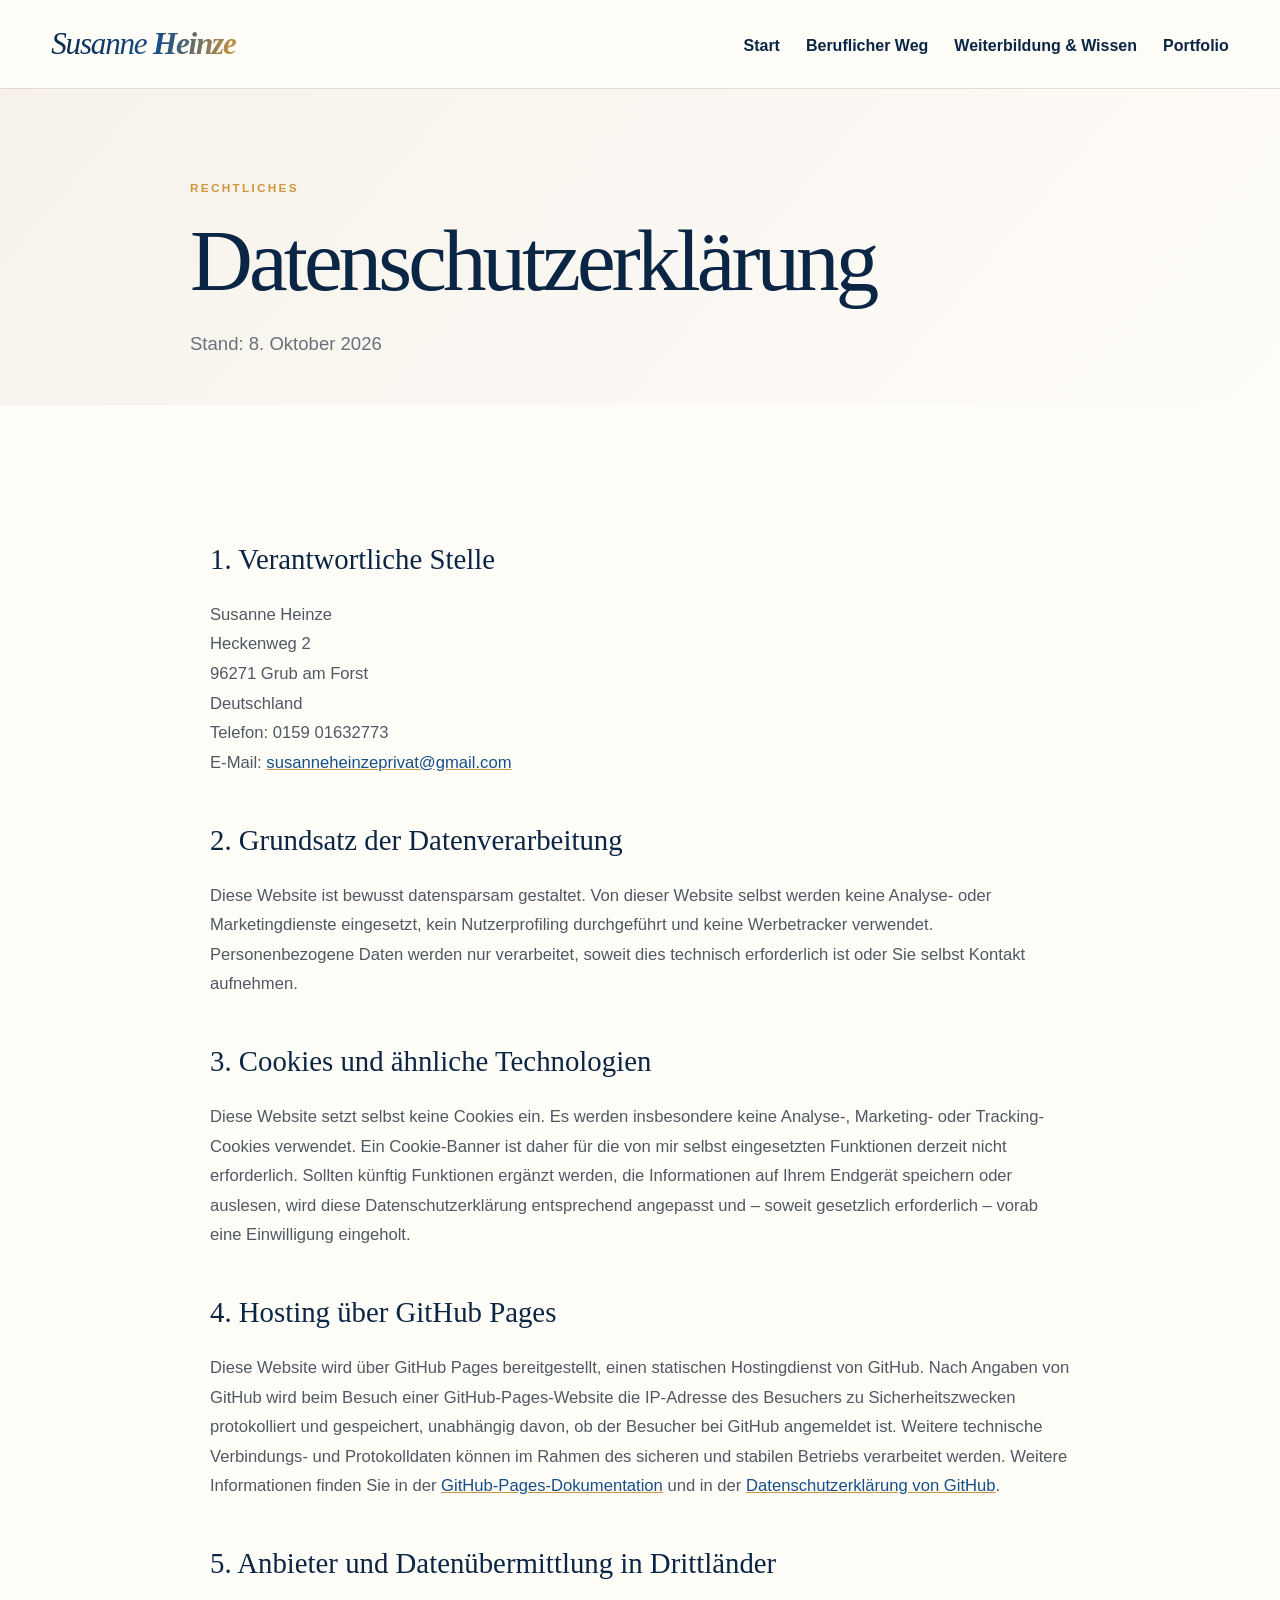
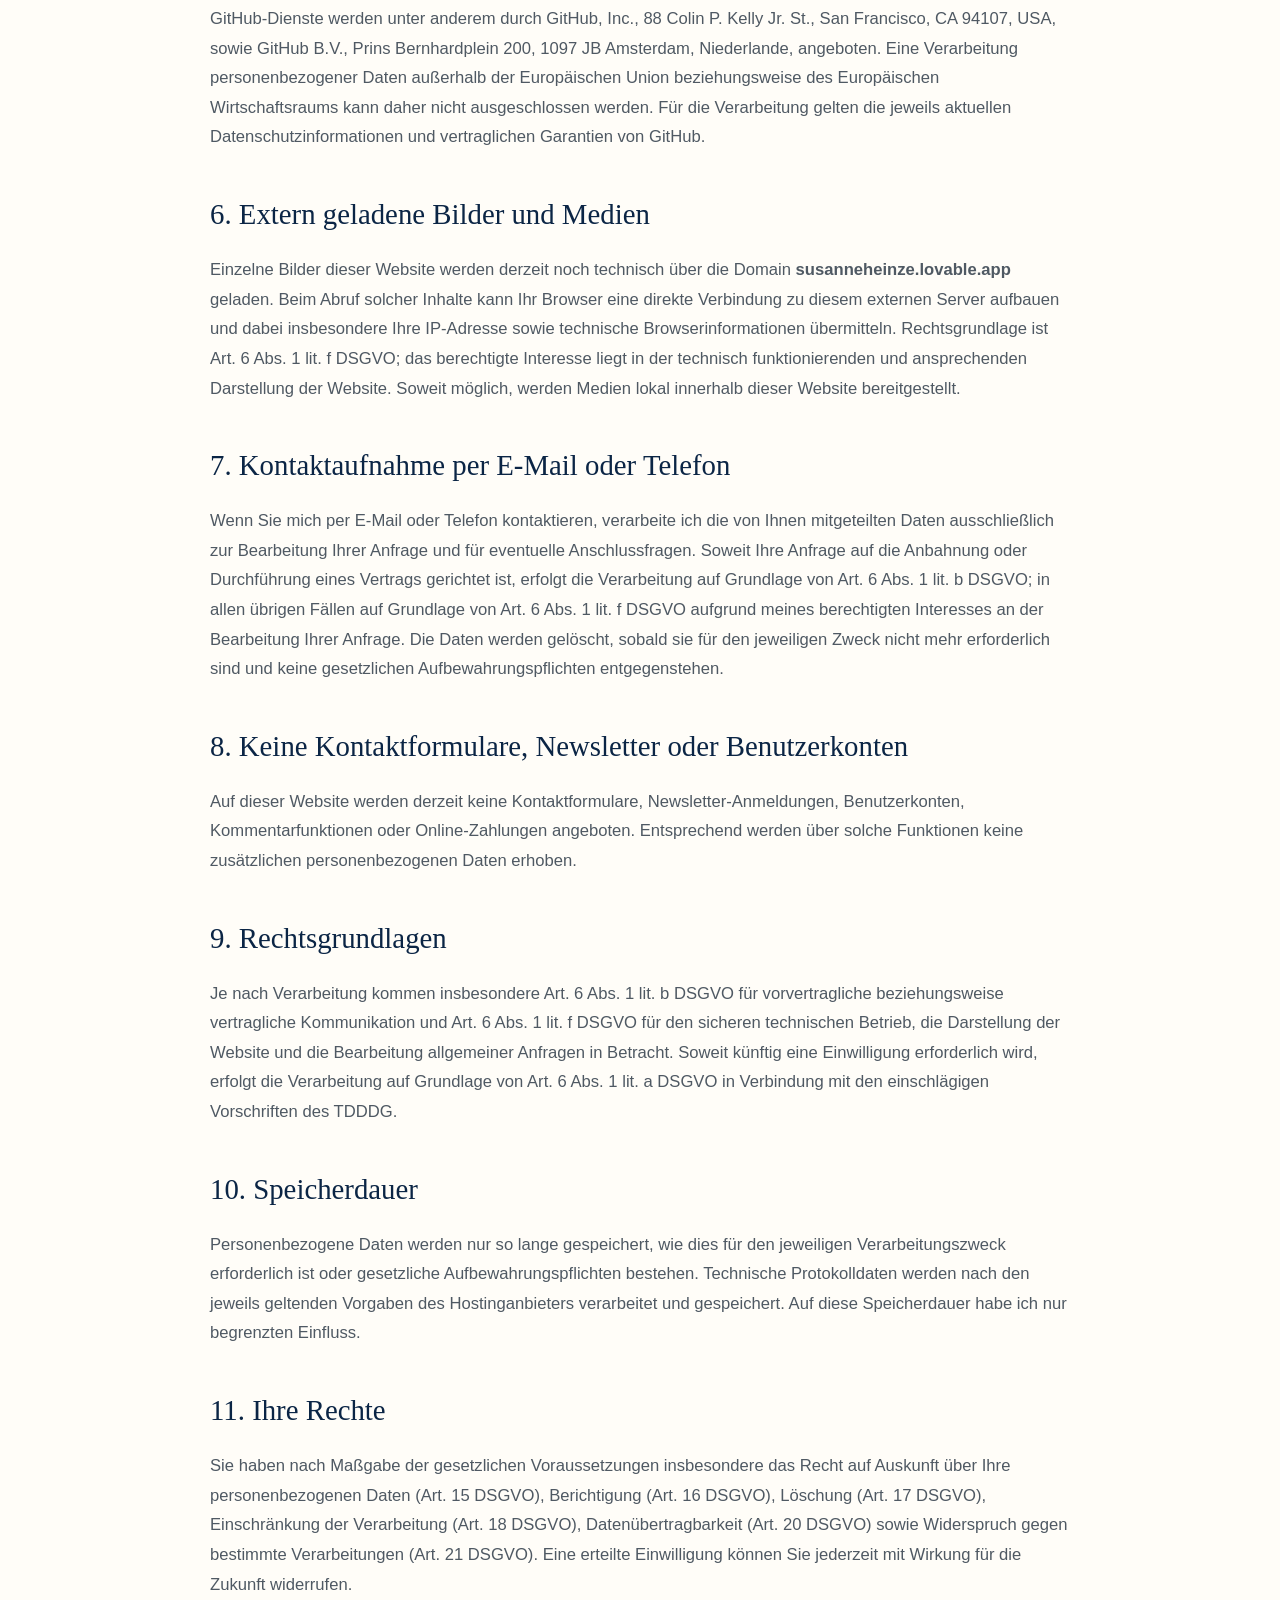
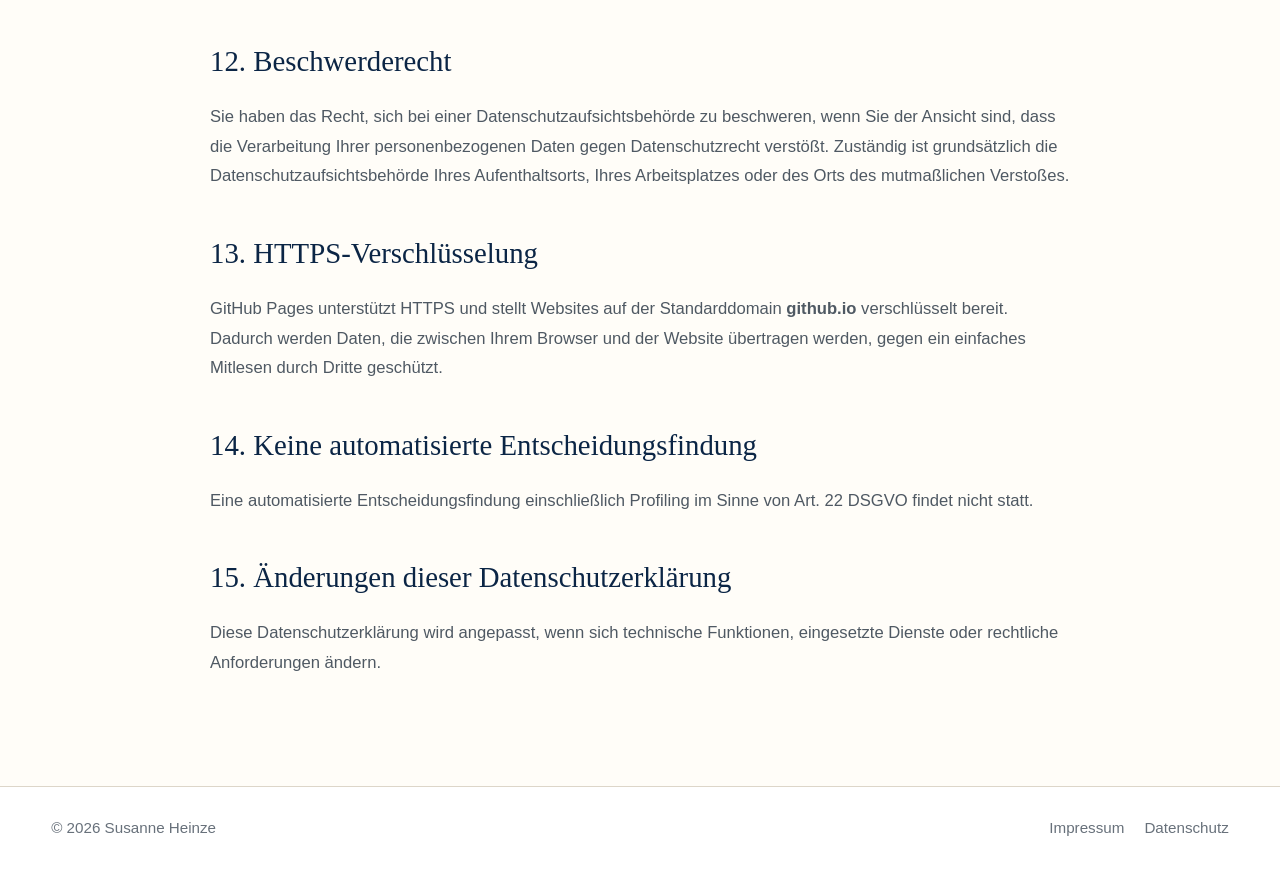
<file: datenschutz.html>
<!doctype html>
<html lang="de">
<head><meta charset="utf-8"><meta name="viewport" content="width=device-width,initial-scale=1"><title>Datenschutz | Susanne Heinze</title><link rel="stylesheet" href="style.css"></head>
<body>
<header class="site-header"><div class="shell header-inner"><a class="brand" href="index.html"><span>Susanne</span> Heinze</a><nav class="desktop-nav" aria-label="Hauptnavigation"><a href="index.html">Start</a><a href="beruflicher-weg.html">Beruflicher Weg</a><a href="weiterbildung-wissen.html">Weiterbildung & Wissen</a><a href="portfolio.html">Portfolio</a></nav><button class="menu-button" type="button" aria-expanded="false">Menü</button></div><div class="mobile-nav" aria-hidden="true"><a href="index.html">Start</a><a href="beruflicher-weg.html">Beruflicher Weg</a><a href="weiterbildung-wissen.html">Weiterbildung & Wissen</a><a href="portfolio.html">Portfolio</a><a href="impressum.html">Impressum</a><a href="datenschutz.html">Datenschutz</a></div></header>
<main>
<section class="page-hero compact"><div class="shell page-hero-inner reveal"><p class="kicker">Rechtliches</p><h1>Datenschutzerklärung</h1><p>Stand: 8. Oktober 2026</p></div></section>
<section class="section"><div class="shell legal-copy reveal">
<h2>1. Verantwortliche Stelle</h2>
<p>Susanne Heinze<br>Heckenweg 2<br>96271 Grub am Forst<br>Deutschland<br>Telefon: 0159 01632773<br>E-Mail: <a href="mailto:susanneheinzeprivat@gmail.com">susanneheinzeprivat@gmail.com</a></p>

<h2>2. Grundsatz der Datenverarbeitung</h2>
<p>Diese Website ist bewusst datensparsam gestaltet. Von dieser Website selbst werden keine Analyse- oder Marketingdienste eingesetzt, kein Nutzerprofiling durchgeführt und keine Werbetracker verwendet. Personenbezogene Daten werden nur verarbeitet, soweit dies technisch erforderlich ist oder Sie selbst Kontakt aufnehmen.</p>

<h2>3. Cookies und ähnliche Technologien</h2>
<p>Diese Website setzt selbst keine Cookies ein. Es werden insbesondere keine Analyse-, Marketing- oder Tracking-Cookies verwendet. Ein Cookie-Banner ist daher für die von mir selbst eingesetzten Funktionen derzeit nicht erforderlich. Sollten künftig Funktionen ergänzt werden, die Informationen auf Ihrem Endgerät speichern oder auslesen, wird diese Datenschutzerklärung entsprechend angepasst und – soweit gesetzlich erforderlich – vorab eine Einwilligung eingeholt.</p>

<h2>4. Hosting über GitHub Pages</h2>
<p>Diese Website wird über GitHub Pages bereitgestellt, einen statischen Hostingdienst von GitHub. Nach Angaben von GitHub wird beim Besuch einer GitHub-Pages-Website die IP-Adresse des Besuchers zu Sicherheitszwecken protokolliert und gespeichert, unabhängig davon, ob der Besucher bei GitHub angemeldet ist. Weitere technische Verbindungs- und Protokolldaten können im Rahmen des sicheren und stabilen Betriebs verarbeitet werden. Weitere Informationen finden Sie in der <a href="https://docs.github.com/de/pages/getting-started-with-github-pages/what-is-github-pages" target="_blank" rel="noopener">GitHub-Pages-Dokumentation</a> und in der <a href="https://docs.github.com/de/site-policy/privacy-policies/github-general-privacy-statement" target="_blank" rel="noopener">Datenschutzerklärung von GitHub</a>.</p>

<h2>5. Anbieter und Datenübermittlung in Drittländer</h2>
<p>GitHub-Dienste werden unter anderem durch GitHub, Inc., 88 Colin P. Kelly Jr. St., San Francisco, CA 94107, USA, sowie GitHub B.V., Prins Bernhardplein 200, 1097 JB Amsterdam, Niederlande, angeboten. Eine Verarbeitung personenbezogener Daten außerhalb der Europäischen Union beziehungsweise des Europäischen Wirtschaftsraums kann daher nicht ausgeschlossen werden. Für die Verarbeitung gelten die jeweils aktuellen Datenschutzinformationen und vertraglichen Garantien von GitHub.</p>

<h2>6. Extern geladene Bilder und Medien</h2>
<p>Einzelne Bilder dieser Website werden derzeit noch technisch über die Domain <strong>susanneheinze.lovable.app</strong> geladen. Beim Abruf solcher Inhalte kann Ihr Browser eine direkte Verbindung zu diesem externen Server aufbauen und dabei insbesondere Ihre IP-Adresse sowie technische Browserinformationen übermitteln. Rechtsgrundlage ist Art. 6 Abs. 1 lit. f DSGVO; das berechtigte Interesse liegt in der technisch funktionierenden und ansprechenden Darstellung der Website. Soweit möglich, werden Medien lokal innerhalb dieser Website bereitgestellt.</p>

<h2>7. Kontaktaufnahme per E-Mail oder Telefon</h2>
<p>Wenn Sie mich per E-Mail oder Telefon kontaktieren, verarbeite ich die von Ihnen mitgeteilten Daten ausschließlich zur Bearbeitung Ihrer Anfrage und für eventuelle Anschlussfragen. Soweit Ihre Anfrage auf die Anbahnung oder Durchführung eines Vertrags gerichtet ist, erfolgt die Verarbeitung auf Grundlage von Art. 6 Abs. 1 lit. b DSGVO; in allen übrigen Fällen auf Grundlage von Art. 6 Abs. 1 lit. f DSGVO aufgrund meines berechtigten Interesses an der Bearbeitung Ihrer Anfrage. Die Daten werden gelöscht, sobald sie für den jeweiligen Zweck nicht mehr erforderlich sind und keine gesetzlichen Aufbewahrungspflichten entgegenstehen.</p>

<h2>8. Keine Kontaktformulare, Newsletter oder Benutzerkonten</h2>
<p>Auf dieser Website werden derzeit keine Kontaktformulare, Newsletter-Anmeldungen, Benutzerkonten, Kommentarfunktionen oder Online-Zahlungen angeboten. Entsprechend werden über solche Funktionen keine zusätzlichen personenbezogenen Daten erhoben.</p>

<h2>9. Rechtsgrundlagen</h2>
<p>Je nach Verarbeitung kommen insbesondere Art. 6 Abs. 1 lit. b DSGVO für vorvertragliche beziehungsweise vertragliche Kommunikation und Art. 6 Abs. 1 lit. f DSGVO für den sicheren technischen Betrieb, die Darstellung der Website und die Bearbeitung allgemeiner Anfragen in Betracht. Soweit künftig eine Einwilligung erforderlich wird, erfolgt die Verarbeitung auf Grundlage von Art. 6 Abs. 1 lit. a DSGVO in Verbindung mit den einschlägigen Vorschriften des TDDDG.</p>

<h2>10. Speicherdauer</h2>
<p>Personenbezogene Daten werden nur so lange gespeichert, wie dies für den jeweiligen Verarbeitungszweck erforderlich ist oder gesetzliche Aufbewahrungspflichten bestehen. Technische Protokolldaten werden nach den jeweils geltenden Vorgaben des Hostinganbieters verarbeitet und gespeichert. Auf diese Speicherdauer habe ich nur begrenzten Einfluss.</p>

<h2>11. Ihre Rechte</h2>
<p>Sie haben nach Maßgabe der gesetzlichen Voraussetzungen insbesondere das Recht auf Auskunft über Ihre personenbezogenen Daten (Art. 15 DSGVO), Berichtigung (Art. 16 DSGVO), Löschung (Art. 17 DSGVO), Einschränkung der Verarbeitung (Art. 18 DSGVO), Datenübertragbarkeit (Art. 20 DSGVO) sowie Widerspruch gegen bestimmte Verarbeitungen (Art. 21 DSGVO). Eine erteilte Einwilligung können Sie jederzeit mit Wirkung für die Zukunft widerrufen.</p>

<h2>12. Beschwerderecht</h2>
<p>Sie haben das Recht, sich bei einer Datenschutzaufsichtsbehörde zu beschweren, wenn Sie der Ansicht sind, dass die Verarbeitung Ihrer personenbezogenen Daten gegen Datenschutzrecht verstößt. Zuständig ist grundsätzlich die Datenschutzaufsichtsbehörde Ihres Aufenthaltsorts, Ihres Arbeitsplatzes oder des Orts des mutmaßlichen Verstoßes.</p>

<h2>13. HTTPS-Verschlüsselung</h2>
<p>GitHub Pages unterstützt HTTPS und stellt Websites auf der Standarddomain <strong>github.io</strong> verschlüsselt bereit. Dadurch werden Daten, die zwischen Ihrem Browser und der Website übertragen werden, gegen ein einfaches Mitlesen durch Dritte geschützt.</p>

<h2>14. Keine automatisierte Entscheidungsfindung</h2>
<p>Eine automatisierte Entscheidungsfindung einschließlich Profiling im Sinne von Art. 22 DSGVO findet nicht statt.</p>

<h2>15. Änderungen dieser Datenschutzerklärung</h2>
<p>Diese Datenschutzerklärung wird angepasst, wenn sich technische Funktionen, eingesetzte Dienste oder rechtliche Anforderungen ändern.</p>
</div></section>
</main>
<footer class="site-footer"><div class="shell footer-inner"><span>© 2026 Susanne Heinze</span><div><a href="impressum.html">Impressum</a><a href="datenschutz.html">Datenschutz</a></div></div></footer>
<script src="script.js"></script>
</body>
</html>
</file>
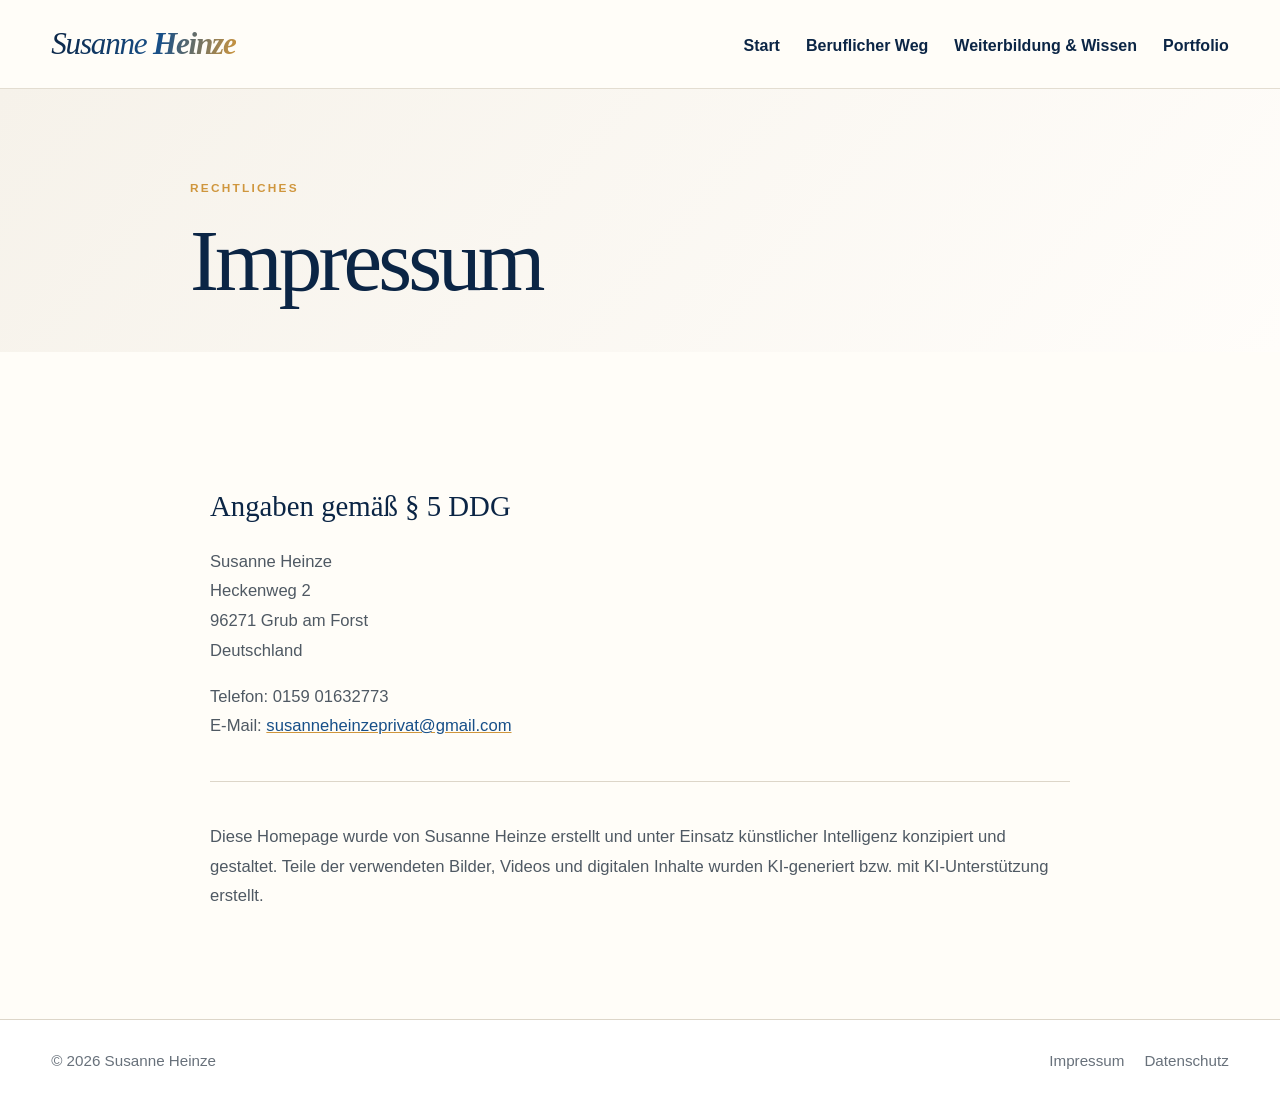
<file: impressum.html>
<!doctype html>
<html lang="de">
<head><meta charset="utf-8"><meta name="viewport" content="width=device-width,initial-scale=1"><title>Impressum | Susanne Heinze</title><link rel="stylesheet" href="style.css"></head>
<body>
<header class="site-header"><div class="shell header-inner"><a class="brand" href="index.html"><span>Susanne</span> Heinze</a><nav class="desktop-nav" aria-label="Hauptnavigation"><a href="index.html">Start</a><a href="beruflicher-weg.html">Beruflicher Weg</a><a href="weiterbildung-wissen.html">Weiterbildung & Wissen</a><a href="portfolio.html">Portfolio</a></nav><button class="menu-button" type="button" aria-expanded="false">Menü</button></div><div class="mobile-nav" aria-hidden="true"><a href="index.html">Start</a><a href="beruflicher-weg.html">Beruflicher Weg</a><a href="weiterbildung-wissen.html">Weiterbildung & Wissen</a><a href="portfolio.html">Portfolio</a><a href="impressum.html">Impressum</a><a href="datenschutz.html">Datenschutz</a></div></header>
<main><section class="page-hero compact"><div class="shell page-hero-inner reveal"><p class="kicker">Rechtliches</p><h1>Impressum</h1></div></section>
<section class="section"><div class="shell legal-copy reveal"><h2>Angaben gemäß § 5 DDG</h2><p>Susanne Heinze<br>Heckenweg 2<br>96271 Grub am Forst<br>Deutschland</p><p>Telefon: 0159 01632773<br>E-Mail: <a href="mailto:susanneheinzeprivat@gmail.com">susanneheinzeprivat@gmail.com</a></p><hr><p>Diese Homepage wurde von Susanne Heinze erstellt und unter Einsatz künstlicher Intelligenz konzipiert und gestaltet. Teile der verwendeten Bilder, Videos und digitalen Inhalte wurden KI-generiert bzw. mit KI-Unterstützung erstellt.</p></div></section></main>
<footer class="site-footer"><div class="shell footer-inner"><span>© 2026 Susanne Heinze</span><div><a href="impressum.html">Impressum</a><a href="datenschutz.html">Datenschutz</a></div></div></footer>
<script src="script.js"></script>
</body>
</html>
</file>
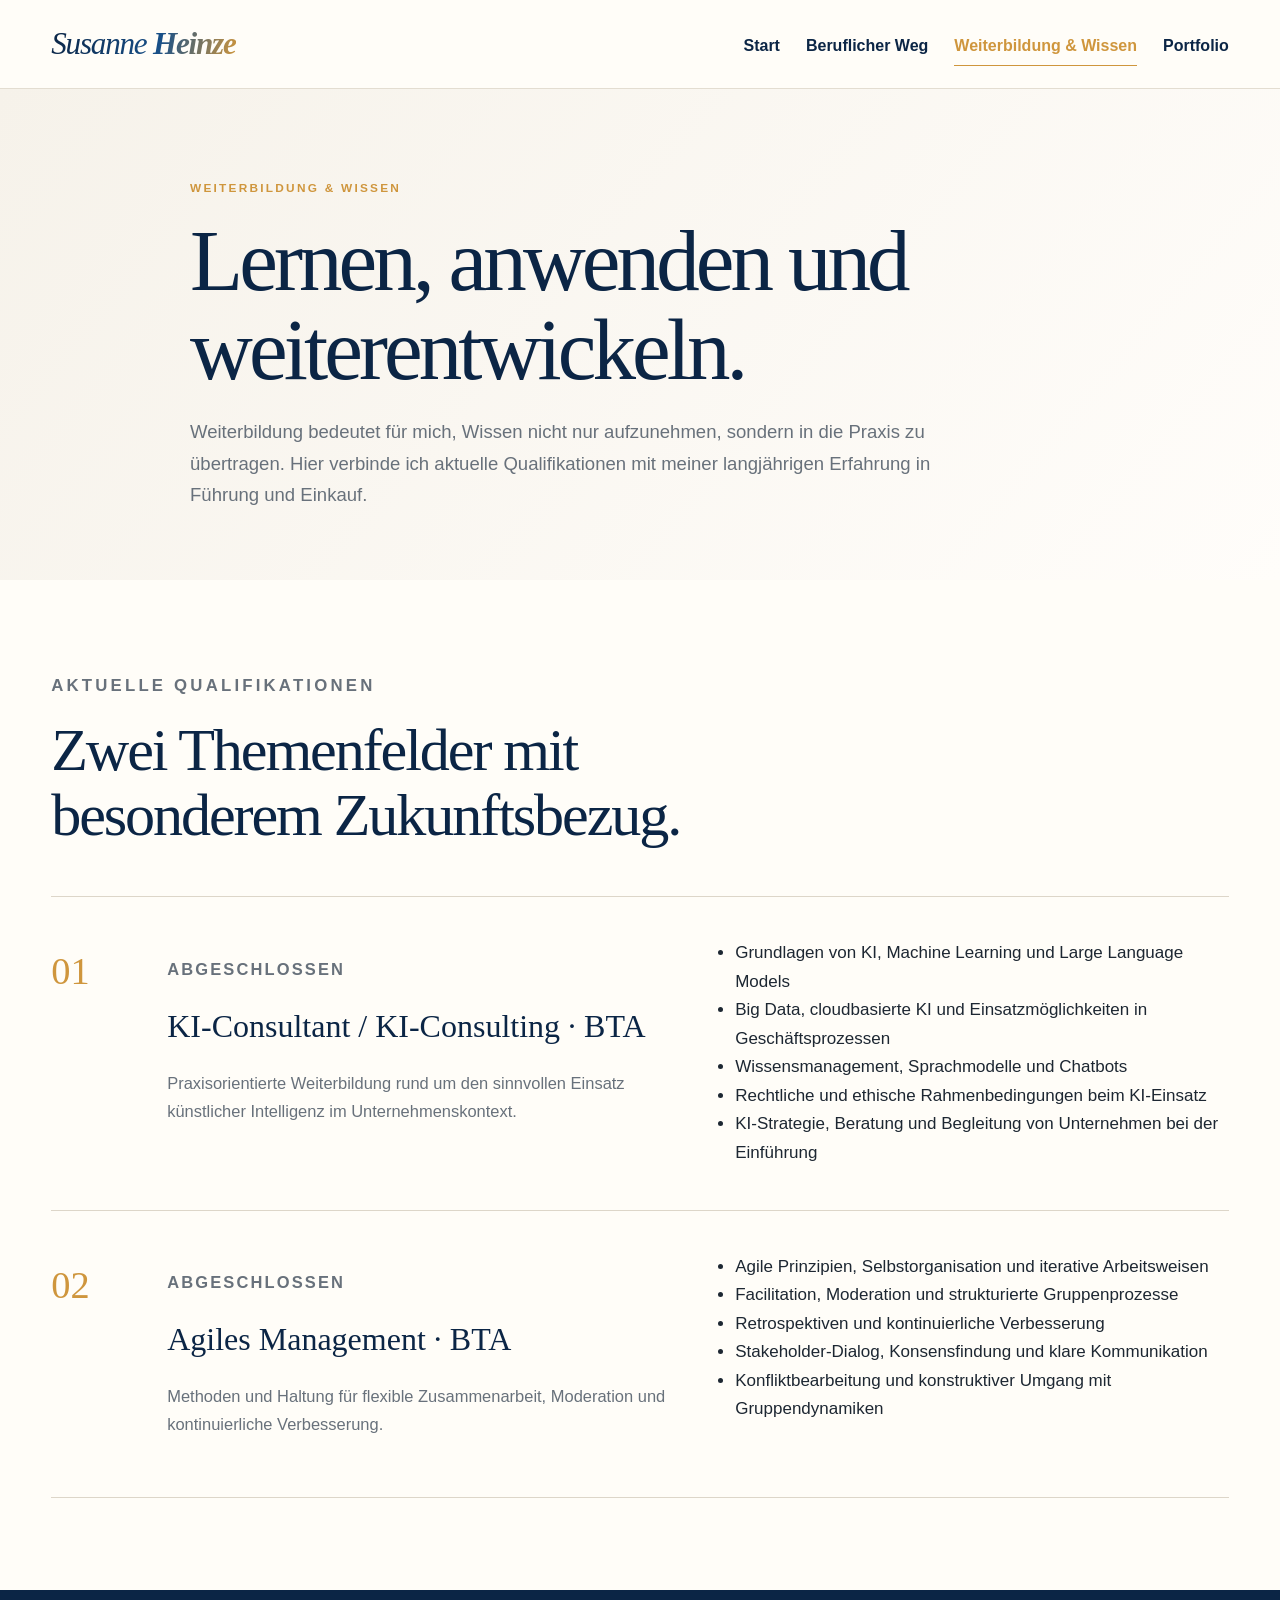
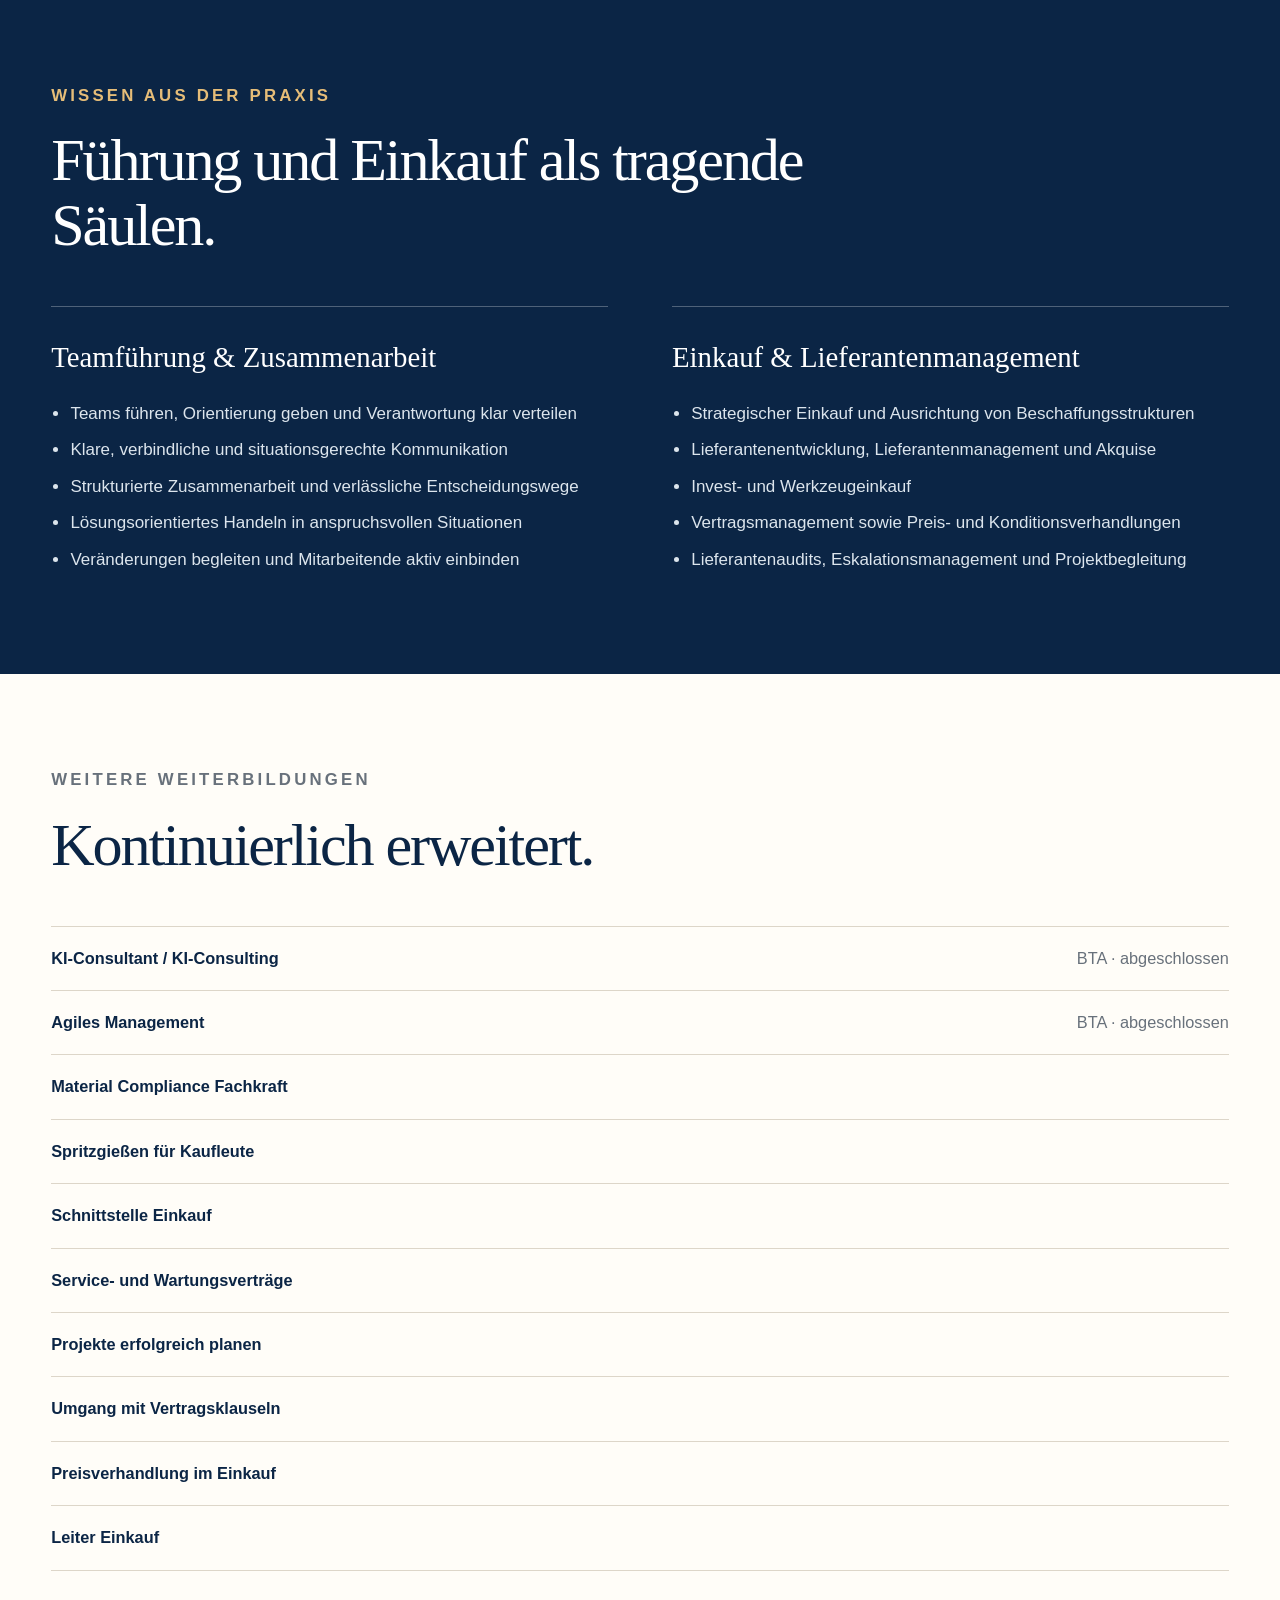
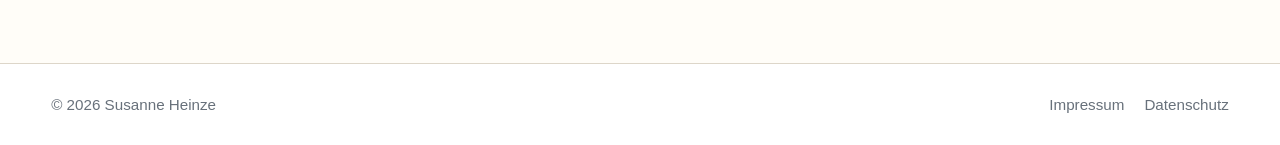
<file: weiterbildung-wissen.html>
<!doctype html>
<html lang="de">
<head>
  <meta charset="utf-8">
  <meta name="viewport" content="width=device-width,initial-scale=1">
  <title>Weiterbildung & Wissen | Susanne Heinze</title>
  <link rel="stylesheet" href="style.css">
</head>
<body>
<header class="site-header">
  <div class="shell header-inner">
    <a class="brand" href="index.html"><span>Susanne</span> Heinze</a>
    <nav class="desktop-nav" aria-label="Hauptnavigation">
      <a href="index.html">Start</a><a href="beruflicher-weg.html">Beruflicher Weg</a><a class="active" href="weiterbildung-wissen.html">Weiterbildung & Wissen</a><a href="portfolio.html">Portfolio</a>
    </nav>
    <button class="menu-button" type="button" aria-expanded="false">Menü</button>
  </div>
  <div class="mobile-nav" aria-hidden="true"><a href="index.html">Start</a><a href="beruflicher-weg.html">Beruflicher Weg</a><a href="weiterbildung-wissen.html">Weiterbildung & Wissen</a><a href="portfolio.html">Portfolio</a><a href="impressum.html">Impressum</a><a href="datenschutz.html">Datenschutz</a></div>
</header>

<main>
  <section class="page-hero">
    <div class="shell page-hero-inner reveal">
      <p class="kicker">Weiterbildung & Wissen</p>
      <h1>Lernen, anwenden und weiterentwickeln.</h1>
      <p>Weiterbildung bedeutet für mich, Wissen nicht nur aufzunehmen, sondern in die Praxis zu übertragen. Hier verbinde ich aktuelle Qualifikationen mit meiner langjährigen Erfahrung in Führung und Einkauf.</p>
    </div>
  </section>

  <section class="section">
    <div class="shell">
      <div class="section-heading reveal"><p class="kicker">Aktuelle Qualifikationen</p><h2>Zwei Themenfelder mit besonderem Zukunftsbezug.</h2></div>
      <div class="learning-stack">
        <article class="learning-feature reveal">
          <div class="learning-index">01</div>
          <div><p class="status">abgeschlossen</p><h3>KI-Consultant / KI-Consulting · BTA</h3><p>Praxisorientierte Weiterbildung rund um den sinnvollen Einsatz künstlicher Intelligenz im Unternehmenskontext.</p></div>
          <ul><li>Grundlagen von KI, Machine Learning und Large Language Models</li><li>Big Data, cloudbasierte KI und Einsatzmöglichkeiten in Geschäftsprozessen</li><li>Wissensmanagement, Sprachmodelle und Chatbots</li><li>Rechtliche und ethische Rahmenbedingungen beim KI-Einsatz</li><li>KI-Strategie, Beratung und Begleitung von Unternehmen bei der Einführung</li></ul>
        </article>
        <article class="learning-feature reveal">
          <div class="learning-index">02</div>
          <div><p class="status">abgeschlossen</p><h3>Agiles Management · BTA</h3><p>Methoden und Haltung für flexible Zusammenarbeit, Moderation und kontinuierliche Verbesserung.</p></div>
          <ul><li>Agile Prinzipien, Selbstorganisation und iterative Arbeitsweisen</li><li>Facilitation, Moderation und strukturierte Gruppenprozesse</li><li>Retrospektiven und kontinuierliche Verbesserung</li><li>Stakeholder-Dialog, Konsensfindung und klare Kommunikation</li><li>Konfliktbearbeitung und konstruktiver Umgang mit Gruppendynamiken</li></ul>
        </article>
      </div>
    </div>
  </section>

  <section class="section focus-band">
    <div class="shell">
      <div class="section-heading light reveal"><p class="kicker light">Wissen aus der Praxis</p><h2>Führung und Einkauf als tragende Säulen.</h2></div>
      <div class="practice-grid">
        <article class="practice-block reveal"><h3>Teamführung & Zusammenarbeit</h3><ul><li>Teams führen, Orientierung geben und Verantwortung klar verteilen</li><li>Klare, verbindliche und situationsgerechte Kommunikation</li><li>Strukturierte Zusammenarbeit und verlässliche Entscheidungswege</li><li>Lösungsorientiertes Handeln in anspruchsvollen Situationen</li><li>Veränderungen begleiten und Mitarbeitende aktiv einbinden</li></ul></article>
        <article class="practice-block reveal"><h3>Einkauf & Lieferantenmanagement</h3><ul><li>Strategischer Einkauf und Ausrichtung von Beschaffungsstrukturen</li><li>Lieferantenentwicklung, Lieferantenmanagement und Akquise</li><li>Invest- und Werkzeugeinkauf</li><li>Vertragsmanagement sowie Preis- und Konditionsverhandlungen</li><li>Lieferantenaudits, Eskalationsmanagement und Projektbegleitung</li></ul></article>
      </div>
    </div>
  </section>

  <section class="section">
    <div class="shell">
      <div class="section-heading reveal"><p class="kicker">Weitere Weiterbildungen</p><h2>Kontinuierlich erweitert.</h2></div>
      <div class="qualification-list">
        <div class="qualification reveal">KI-Consultant / KI-Consulting <span>BTA · abgeschlossen</span></div>
        <div class="qualification reveal">Agiles Management <span>BTA · abgeschlossen</span></div>
        <div class="qualification reveal">Material Compliance Fachkraft</div>
        <div class="qualification reveal">Spritzgießen für Kaufleute</div>
        <div class="qualification reveal">Schnittstelle Einkauf</div>
        <div class="qualification reveal">Service- und Wartungsverträge</div>
        <div class="qualification reveal">Projekte erfolgreich planen</div>
        <div class="qualification reveal">Umgang mit Vertragsklauseln</div>
        <div class="qualification reveal">Preisverhandlung im Einkauf</div>
        <div class="qualification reveal">Leiter Einkauf</div>
      </div>
    </div>
  </section>
</main>

<footer class="site-footer"><div class="shell footer-inner"><span>© 2026 Susanne Heinze</span><div><a href="impressum.html">Impressum</a><a href="datenschutz.html">Datenschutz</a></div></div></footer>
<script src="script.js"></script>
</body>
</html>
</file>
<file: style.css>
:root{
  --navy:#0b2545;--blue:#174f88;--blue-soft:#dce7f1;--gold:#cf963d;--gold-light:#e6bd78;
  --ink:#1d2732;--muted:#68717b;--ivory:#f6f2ea;--paper:#fffdf8;--line:#ddd6c9;--white:#fff;
}
*{box-sizing:border-box}
html{scroll-behavior:smooth}
body{margin:0;background:var(--paper);color:var(--ink);font-family:Arial,Helvetica,sans-serif;font-size:17px;line-height:1.68}
a{color:inherit;text-decoration:none}
img,video{display:block;max-width:100%}
button{font:inherit}
.shell{width:min(1180px,92vw);margin:0 auto}
.site-header{position:sticky;top:0;z-index:50;background:rgba(255,253,248,.94);backdrop-filter:blur(14px);border-bottom:1px solid rgba(221,214,201,.8)}
.header-inner{min-height:88px;display:flex;align-items:center;justify-content:space-between;gap:28px}
.brand{font-family:Georgia,"Times New Roman",serif;font-style:italic;font-size:1.95rem;font-weight:700;letter-spacing:-.04em;line-height:1;background:linear-gradient(105deg,var(--navy) 0%,var(--blue) 58%,var(--gold) 100%);-webkit-background-clip:text;background-clip:text;color:transparent;white-space:nowrap}
.brand span{font-weight:400}
.desktop-nav{display:flex;align-items:center;gap:26px}
.desktop-nav a{font-size:1rem;color:var(--navy);position:relative;padding:30px 0 26px;font-weight:600;transition:color .2s ease}
.desktop-nav a::after{content:"";position:absolute;left:0;right:100%;bottom:19px;height:1px;background:var(--gold);transition:right .2s ease}
.desktop-nav a:hover::after,.desktop-nav a.active::after{right:0}
.desktop-nav a:hover,.desktop-nav a.active{color:var(--gold)}.desktop-nav a.active{font-weight:800}
.menu-button{display:none;font-size:1rem;border:1px solid var(--gold);background:var(--gold);color:var(--navy);border-radius:999px;padding:9px 16px;cursor:pointer;font-weight:800;box-shadow:0 6px 18px rgba(207,150,61,.18);transition:background .2s ease,color .2s ease,transform .2s ease}.menu-button:hover{background:var(--navy);border-color:var(--navy);color:var(--white);transform:translateY(-1px)}
.mobile-nav{display:none;padding:14px 4vw 24px;border-top:1px solid var(--line);background:var(--paper)}
.mobile-nav.open{display:grid}
.mobile-nav a{padding:14px 0;font-size:1.05rem;border-bottom:1px solid var(--line);color:var(--navy)}
.hero{padding:74px 0 86px;background:linear-gradient(125deg,var(--ivory) 0%,#fffdfa 62%,#f3eee4 100%)}
.hero-grid{display:grid;grid-template-columns:1.08fr .92fr;gap:76px;align-items:center}
.kicker{text-transform:uppercase;letter-spacing:.19em;font-size:.74rem;font-weight:800;color:var(--gold);margin:0 0 18px}
.kicker.light{color:var(--gold-light)}
.hero h1,.page-hero h1{font-family:Georgia,"Times New Roman",serif;color:var(--navy);font-weight:500;letter-spacing:-.045em;line-height:1.02;margin:0}
.hero h1{font-size:clamp(3.2rem,7.2vw,6.5rem);max-width:760px}
.hero-text{font-size:1.16rem;color:#58636e;max-width:700px;margin:20px 0 0}
.button-row{display:flex;gap:14px;flex-wrap:wrap;margin-top:32px}
.button{display:inline-flex;align-items:center;justify-content:center;min-height:48px;padding:0 20px;border-radius:999px;font-size:1rem;font-weight:700;border:1px solid var(--navy);transition:transform .18s ease,background .18s ease}
.button:hover{transform:translateY(-2px)}
.button-primary{background:var(--navy);color:var(--white)}
.button-quiet{background:transparent;color:var(--navy)}
.hero-visual{position:relative}
.portrait-frame{position:relative;padding:14px;background:var(--white);box-shadow:0 30px 70px rgba(15,37,66,.14)}
.portrait-frame::before{content:"";position:absolute;inset:7px;border:1px solid rgba(207,150,61,.55);pointer-events:none}
.portrait-frame img{width:100%;aspect-ratio:4/5;object-fit:cover}
.hero-note{position:absolute;left:-38px;bottom:-32px;width:min(360px,82%);padding:22px 24px;background:var(--navy);color:#eef2f6;font-size:1rem;box-shadow:0 18px 45px rgba(11,37,69,.2)}
.section{padding:92px 0}
.intro-section{padding-top:104px}
.section-heading{max-width:760px;margin-bottom:48px}
.section-heading.narrow{max-width:640px}
.section-heading h2,.portfolio-heading h2,.contact-grid h2,.focus-grid h2{font-family:Georgia,"Times New Roman",serif;color:var(--navy);font-weight:500;letter-spacing:-.035em;line-height:1.08;margin:0 0 18px;font-size:clamp(2.2rem,4.7vw,4rem)}
.section-heading p,.portfolio-heading p,.contact-grid p,.focus-copy p{color:var(--muted);font-size:1.05rem}
.editorial-grid{display:grid;grid-template-columns:repeat(3,1fr);border-top:1px solid var(--line);border-bottom:1px solid var(--line)}
.editorial-link{padding:34px 30px 38px 0;min-height:250px}
.editorial-link+.editorial-link{border-left:1px solid var(--line);padding-left:30px}
.editorial-link .number{display:block;font-size:.77rem;letter-spacing:.16em;color:var(--gold);font-weight:800;margin-bottom:34px}
.editorial-link h3{font-family:Georgia,"Times New Roman",serif;font-size:1.7rem;color:var(--navy);margin:0 0 12px;font-weight:500}
.editorial-link p{color:var(--muted);font-size:1.02rem;margin:0 0 28px}
.text-link{font-size:.94rem;font-weight:800;color:var(--blue);border-bottom:1px solid var(--gold)}
.focus-band{background:var(--navy);color:var(--white)}
.focus-grid{display:grid;grid-template-columns:1fr .8fr;gap:90px;align-items:end}
.focus-grid h2,.section-heading.light h2,.portfolio-heading.light h2{color:var(--white)}
.focus-copy p{color:#d7e0e9;font-size:1.12rem}
.contact-grid{display:grid;grid-template-columns:1fr .8fr;gap:80px;align-items:start}
.contact-grid .button{margin-top:12px}
.page-hero{padding:90px 0 70px;background:linear-gradient(130deg,var(--ivory),#fffdfa)}
.page-hero.compact{padding-bottom:46px}
.page-hero-inner{max-width:900px}
.page-hero h1{font-size:clamp(3rem,6.8vw,6rem)}
.page-hero p:not(.kicker){font-size:1.16rem;color:var(--muted);max-width:760px;margin:22px 0 0}
.career-list{border-top:1px solid var(--line)}
.career-row{display:grid;grid-template-columns:220px 1fr;gap:42px;padding:38px 0;border-bottom:1px solid var(--line)}
.career-date{color:var(--gold);font-weight:800;font-size:.9rem;letter-spacing:.06em;text-transform:uppercase;padding-top:5px}
.career-content h3{font-family:Georgia,"Times New Roman",serif;color:var(--navy);font-size:2rem;font-weight:500;margin:0}
.career-company{font-weight:700;color:#4c5966;margin:4px 0 16px}
.career-content ul,.learning-feature ul,.practice-block ul{margin:0;padding-left:1.2rem}
.soft-section{background:var(--ivory)}
.education-grid{display:grid;grid-template-columns:1fr 1fr;border-top:1px solid var(--line)}
.education-item{padding:30px 36px 30px 0;border-bottom:1px solid var(--line)}
.education-item:nth-child(even){border-left:1px solid var(--line);padding-left:36px}
.education-item span,.status{display:block;text-transform:uppercase;letter-spacing:.13em;color:var(--gold);font-size:.72rem;font-weight:800}
.education-item h3{font-family:Georgia,"Times New Roman",serif;color:var(--navy);font-size:1.55rem;margin:8px 0 3px;font-weight:500}
.education-item p{margin:0;color:var(--muted);font-size:1.02rem}
.wide-image-section{padding:0 0 92px}
.wide-image-section img{width:100%;height:min(520px,56vw);object-fit:cover}
.learning-stack{border-top:1px solid var(--line)}
.learning-feature{display:grid;grid-template-columns:80px 1fr 1fr;gap:36px;padding:42px 0;border-bottom:1px solid var(--line)}
.learning-index{font-family:Georgia,"Times New Roman",serif;font-size:2.4rem;color:var(--gold)}
.learning-feature h3{font-family:Georgia,"Times New Roman",serif;font-size:2rem;font-weight:500;color:var(--navy);margin:5px 0 12px}
.learning-feature p{color:var(--muted);font-size:1.03rem}
.practice-grid{display:grid;grid-template-columns:1fr 1fr;gap:64px;margin-top:34px}
.practice-block{border-top:1px solid rgba(255,255,255,.28);padding-top:26px}
.practice-block h3{font-family:Georgia,"Times New Roman",serif;font-size:1.8rem;font-weight:500;margin:0 0 18px}
.practice-block li{color:#dce5ed;margin-bottom:8px}
.qualification-list{border-top:1px solid var(--line)}
.qualification{font-size:1.02rem;display:flex;justify-content:space-between;gap:24px;padding:18px 0;border-bottom:1px solid var(--line);font-weight:700;color:var(--navy)}
.qualification span{font-weight:400;color:var(--muted)}
.portfolio-section{display:grid;gap:46px}
.portfolio-heading{max-width:800px}
.image-mosaic{display:grid;grid-template-columns:1.3fr .7fr;gap:18px;align-items:start}
.image-mosaic figure{margin:0;overflow:hidden;background:var(--ivory)}
.image-mosaic img{width:100%;height:100%;object-fit:cover}
.mosaic-wide{grid-column:1/-1}
.mosaic-wide img{aspect-ratio:2.2/1}
.mosaic-tall img{aspect-ratio:4/5}
.mosaic-fill img{aspect-ratio:4/5}
.homepage-showcase{margin:0 auto;max-width:860px}
.homepage-showcase img{width:100%;height:auto}
.video-grid{display:grid;grid-template-columns:1fr 1fr;gap:22px}
.video-panel{background:#0b1118;padding:14px}
.video-panel video{width:100%;aspect-ratio:16/9;background:#000}
.video-panel p{color:#edf2f6;margin:12px 4px 2px;font-size:1rem}
.identity-grid{display:grid;grid-template-columns:1fr 1fr;gap:24px}
.identity-panel{margin:0;background:#fff;padding:24px;min-height:420px;display:flex;align-items:center;justify-content:center}
.identity-panel img{max-height:390px;object-fit:contain}
.poster-grid-v2{display:grid;grid-template-columns:1fr 1fr;gap:28px}
.poster{margin:0;background:var(--ivory);padding:14px}
.poster img{width:100%;aspect-ratio:2/3;object-fit:cover}
.poster figcaption{padding:13px 4px 3px;color:var(--muted);font-size:.98rem}
.legal-copy{max-width:860px}
.legal-copy h2{font-family:Georgia,"Times New Roman",serif;color:var(--navy);font-weight:500;font-size:1.8rem;margin:38px 0 12px}
.legal-copy p{color:#4f5963;font-size:1.04rem;line-height:1.78}
.legal-copy a{color:var(--blue);text-decoration:underline;text-decoration-color:var(--gold)}
.legal-copy hr{border:0;border-top:1px solid var(--line);margin:40px 0}
.site-footer{padding:28px 0;border-top:1px solid var(--line);background:#fff}
.footer-inner{display:flex;justify-content:space-between;gap:20px;color:var(--muted);font-size:.95rem}
.footer-inner div{display:flex;gap:20px}
.footer-inner a:hover{color:var(--navy)}
.reveal{opacity:1;transform:none}
.reveal.in{opacity:1;transform:none}
@media (prefers-reduced-motion:reduce){.reveal{opacity:1;transform:none;transition:none}}
@media(max-width:900px){
  .desktop-nav{display:none}.menu-button{display:inline-flex}
  .hero-grid,.focus-grid,.contact-grid{grid-template-columns:1fr;gap:48px}
  .hero-note{left:18px;bottom:-26px}
  .editorial-grid{grid-template-columns:1fr}
  .editorial-link,.editorial-link+.editorial-link{padding:28px 0;border-left:0;border-bottom:1px solid var(--line)}
  .career-row{grid-template-columns:1fr;gap:12px}
  .learning-feature{grid-template-columns:58px 1fr}
  .learning-feature ul{grid-column:2}
  .practice-grid,.education-grid,.video-grid,.identity-grid,.poster-grid-v2{grid-template-columns:1fr}
  .education-item:nth-child(even){border-left:0;padding-left:0}
  .image-mosaic{grid-template-columns:1fr 1fr}
}
@media(max-width:600px){
  .header-inner{min-height:76px}.brand{font-size:1.58rem}
  .hero{padding:54px 0 72px}.hero h1{font-size:clamp(2.8rem,14vw,4.5rem)}
  .hero-note{position:relative;left:auto;bottom:auto;width:100%;margin-top:0}
  .section{padding:68px 0}.page-hero{padding:64px 0 52px}
  .page-hero h1{font-size:clamp(2.65rem,13vw,4.4rem)}
  .section-heading h2,.portfolio-heading h2,.contact-grid h2,.focus-grid h2{font-size:clamp(2rem,10vw,3.2rem)}
  .career-content h3,.learning-feature h3{font-size:1.6rem}
  .learning-feature{grid-template-columns:1fr}.learning-feature ul{grid-column:auto}
  .image-mosaic{grid-template-columns:1fr}.mosaic-wide{grid-column:auto}.mosaic-wide img{aspect-ratio:1.4/1}
  .footer-inner{flex-direction:column}
}
</file>
